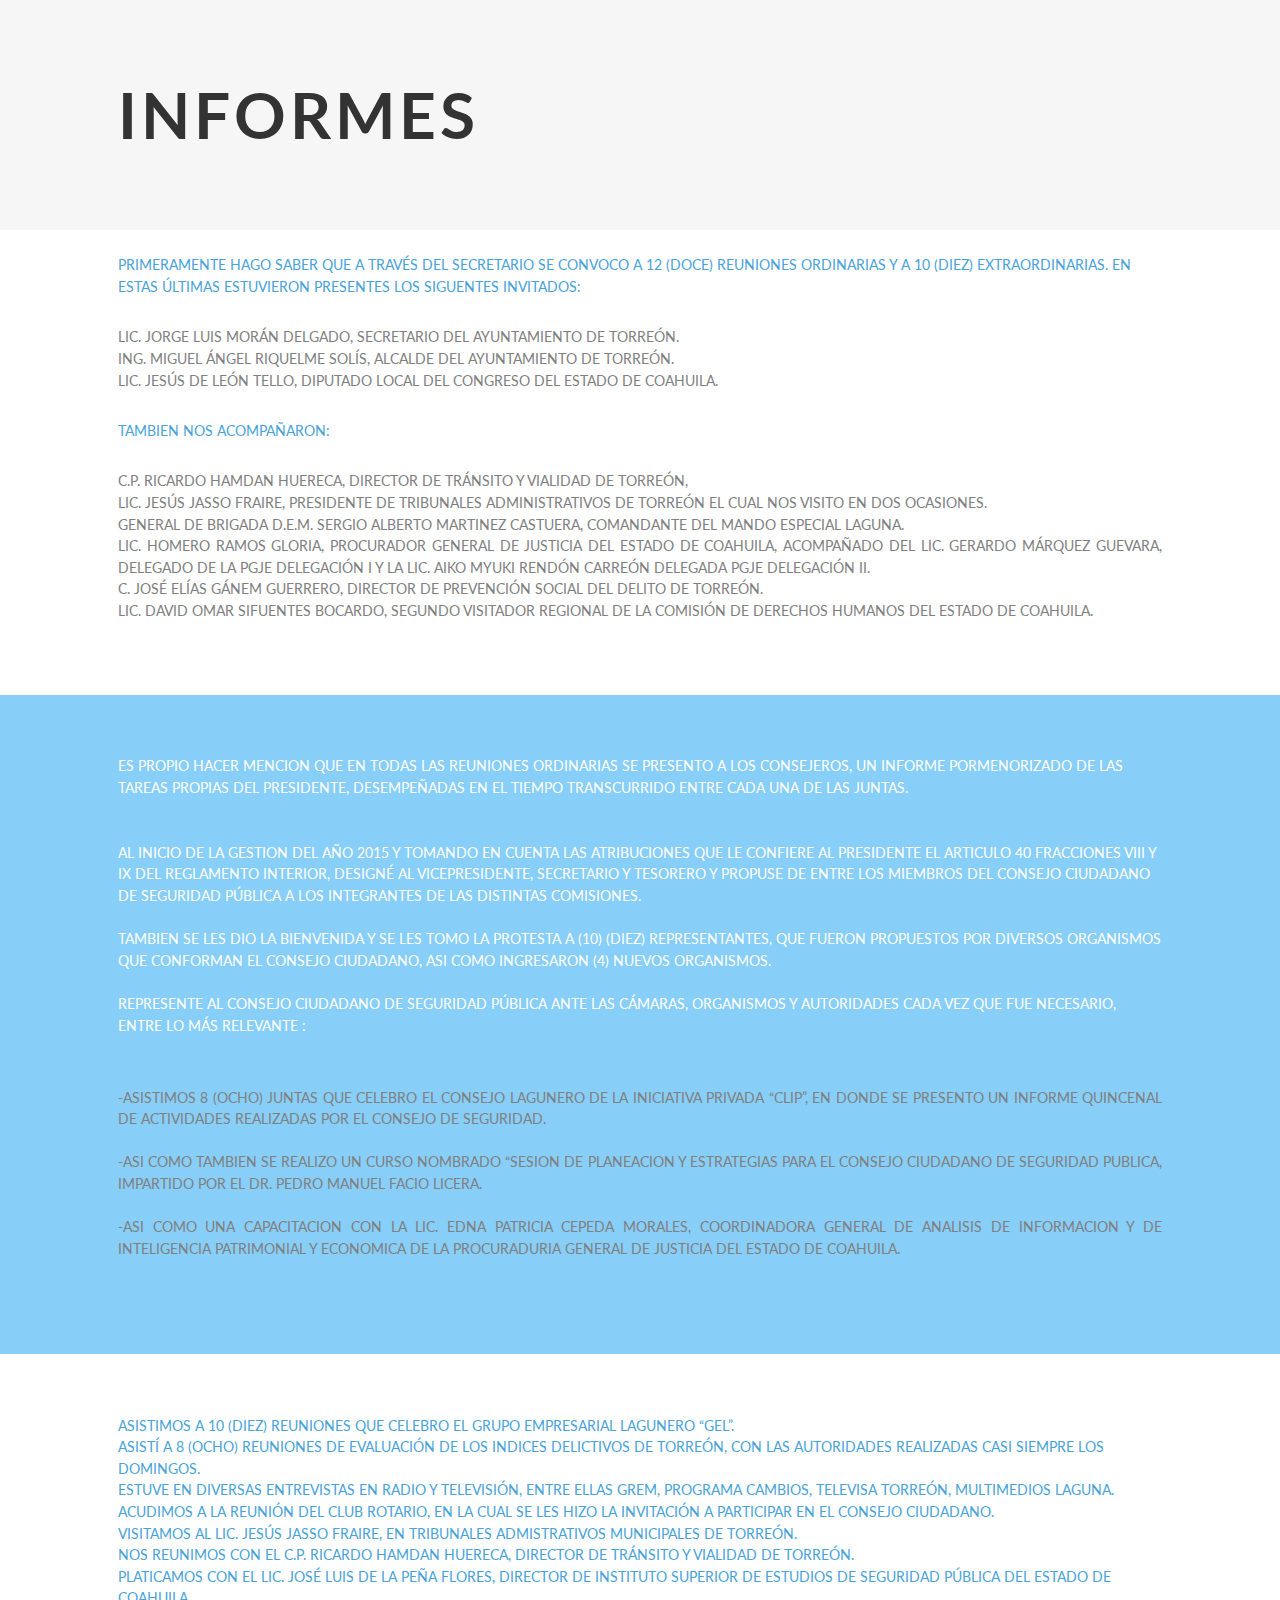
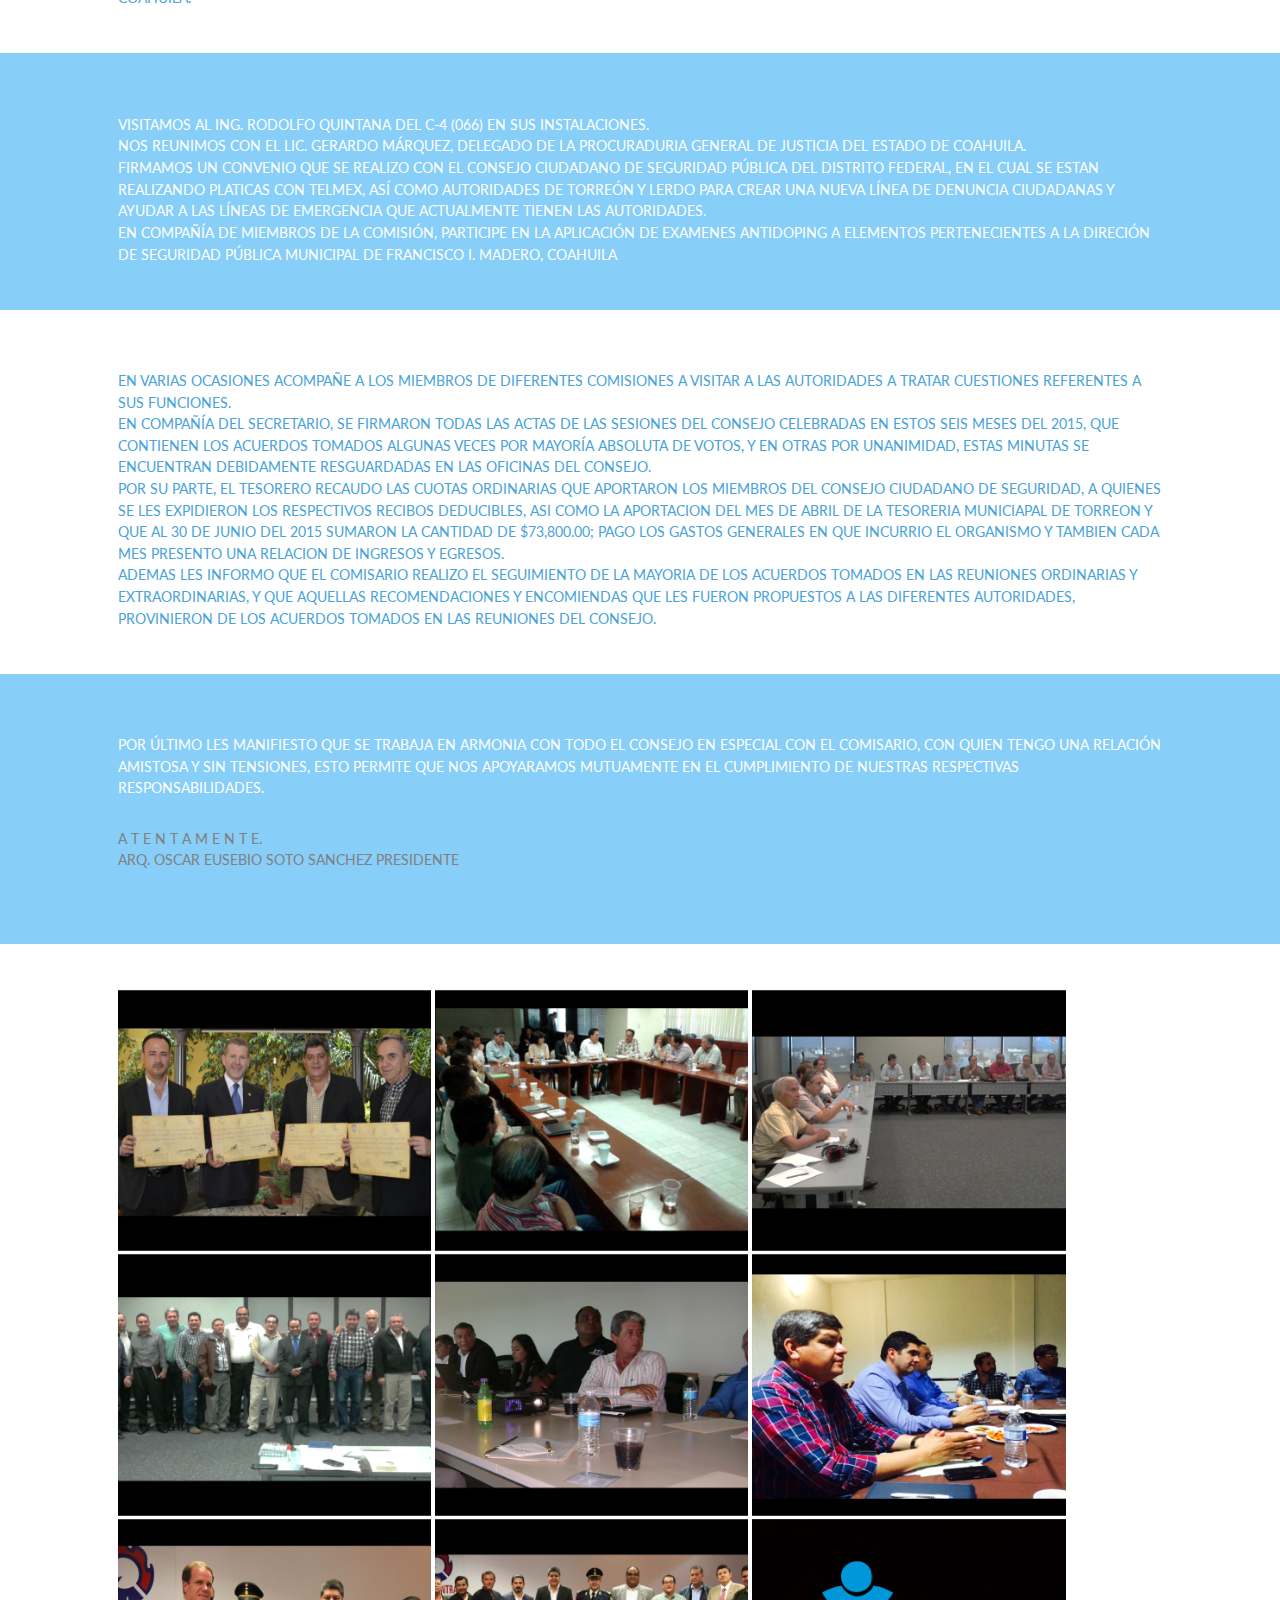
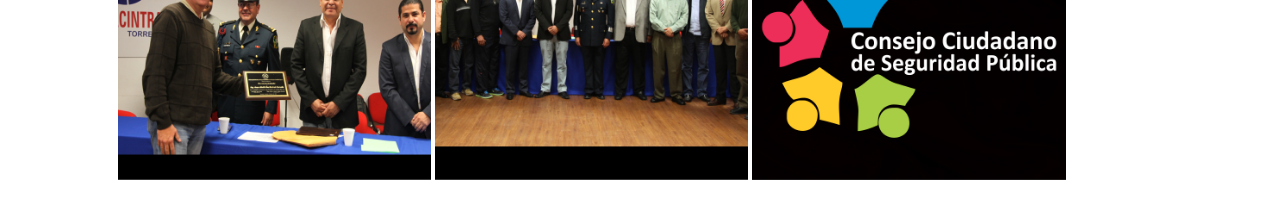
<file: informes.html>
<!DOCTYPE html>
<html lang="en" class="no-js">
	<head>
		<meta charset="UTF-8" />
		<meta http-equiv="X-UA-Compatible" content="IE=edge,chrome=1"> 
		<meta name="viewport" content="width=device-width, initial-scale=1.0"> 
		<title>Informes</title>
		<link rel="shortcut icon" href="../favicon.ico">
		<link href="css/default.css" rel="stylesheet">
		<link href="css/component.css" rel="stylesheet">
		<script src="js2/modernizr.custom.js"></script>
	
	</head>
	<body>
		<div class="container">

			<div class="cbp-af-header">

				<div class="cbp-af-inner">
				<!-- <img id="navLOGO" style="width:30%"src="_include/img/consejoLOGO.png"/> -->
					<h1>INFORMES</h1>

					
				</div>
			</div>
	
			<div class="main">
				<section>
					<div><p>PRIMERAMENTE HAGO SABER QUE A TRAVÉS DEL SECRETARIO SE CONVOCO A 12 (DOCE) REUNIONES ORDINARIAS Y A 10 (DIEZ) EXTRAORDINARIAS. EN ESTAS ÚLTIMAS ESTUVIERON PRESENTES LOS SIGUENTES INVITADOS:


					<p id="nombres">

 					LIC. JORGE LUIS MORÁN DELGADO, SECRETARIO DEL AYUNTAMIENTO DE TORREÓN. <br>

 				ING. MIGUEL ÁNGEL RIQUELME SOLÍS, ALCALDE DEL AYUNTAMIENTO DE TORREÓN. <br>

				LIC. JESÚS DE LEÓN TELLO, DIPUTADO LOCAL DEL CONGRESO DEL ESTADO DE COAHUILA.
				</p>

				<p id="extra">TAMBIEN NOS ACOMPAÑARON: </p>
				<p id="nombres">
					C.P. RICARDO HAMDAN HUERECA, DIRECTOR DE TRÁNSITO Y VIALIDAD DE TORREÓN, <br>

					LIC. JESÚS JASSO FRAIRE, PRESIDENTE DE TRIBUNALES ADMINISTRATIVOS DE TORREÓN EL CUAL NOS VISITO EN DOS OCASIONES. <br>

					GENERAL DE BRIGADA D.E.M. SERGIO ALBERTO MARTINEZ CASTUERA, COMANDANTE DEL MANDO ESPECIAL LAGUNA. <br>

					LIC. HOMERO RAMOS GLORIA, PROCURADOR GENERAL DE JUSTICIA DEL ESTADO DE COAHUILA, ACOMPAÑADO DEL LIC. GERARDO MÁRQUEZ GUEVARA, DELEGADO DE LA PGJE DELEGACIÓN I Y LA LIC. AIKO MYUKI RENDÓN CARREÓN DELEGADA PGJE DELEGACIÓN II. <br>

					C. JOSÉ ELÍAS GÁNEM GUERRERO, DIRECTOR DE PREVENCIÓN SOCIAL DEL DELITO DE TORREÓN. <br>

					LIC. DAVID OMAR SIFUENTES BOCARDO, SEGUNDO VISITADOR REGIONAL DE LA COMISIÓN DE DERECHOS HUMANOS DEL ESTADO DE COAHUILA.


				</p>
				</p></div>
				</section>
				<section>
					<div><p>ES PROPIO HACER MENCION QUE EN TODAS LAS REUNIONES ORDINARIAS SE PRESENTO A LOS CONSEJEROS, UN INFORME PORMENORIZADO DE LAS TAREAS PROPIAS DEL PRESIDENTE,  DESEMPEÑADAS  EN EL TIEMPO TRANSCURRIDO ENTRE CADA UNA DE LAS JUNTAS. <br><br><br>

					AL INICIO DE LA GESTION DEL AÑO 2015  Y TOMANDO EN CUENTA  LAS  ATRIBUCIONES QUE LE CONFIERE AL PRESIDENTE EL ARTICULO 40 FRACCIONES VIII Y IX DEL REGLAMENTO INTERIOR,  DESIGNÉ AL  VICEPRESIDENTE, SECRETARIO Y  TESORERO Y PROPUSE DE ENTRE LOS MIEMBROS DEL CONSEJO CIUDADANO DE SEGURIDAD PÚBLICA A LOS INTEGRANTES DE LAS DISTINTAS COMISIONES.  <br><br>

					TAMBIEN SE LES DIO LA BIENVENIDA Y SE LES TOMO LA PROTESTA  A  (10) (DIEZ) REPRESENTANTES, QUE FUERON PROPUESTOS POR  DIVERSOS ORGANISMOS QUE CONFORMAN EL CONSEJO CIUDADANO, ASI COMO INGRESARON (4) NUEVOS ORGANISMOS. <br><br>

					REPRESENTE AL CONSEJO CIUDADANO DE SEGURIDAD PÚBLICA ANTE LAS CÁMARAS, ORGANISMOS Y AUTORIDADES CADA VEZ QUE FUE NECESARIO, ENTRE LO MÁS RELEVANTE : <br><br>


					<p id="extraAzul">
					-ASISTIMOS  8 (OCHO)  JUNTAS QUE  CELEBRO EL CONSEJO LAGUNERO DE LA INICIATIVA PRIVADA  “CLIP”, EN DONDE SE PRESENTO UN INFORME QUINCENAL DE ACTIVIDADES REALIZADAS POR EL CONSEJO DE SEGURIDAD. <br><br>

					-ASI COMO TAMBIEN SE REALIZO UN CURSO NOMBRADO “SESION DE PLANEACION Y ESTRATEGIAS PARA EL CONSEJO CIUDADANO DE SEGURIDAD PUBLICA, IMPARTIDO POR EL DR. PEDRO MANUEL FACIO LICERA. <br><br>

					-ASI COMO UNA CAPACITACION CON LA LIC. EDNA PATRICIA CEPEDA MORALES, COORDINADORA GENERAL DE ANALISIS DE INFORMACION Y DE INTELIGENCIA PATRIMONIAL Y ECONOMICA DE LA PROCURADURIA GENERAL DE JUSTICIA DEL ESTADO DE COAHUILA. <br><br>

					</p>
				</p></div>
				</section>
				<section>
					<div><p>ASISTIMOS A 10 (DIEZ)  REUNIONES QUE CELEBRO EL GRUPO EMPRESARIAL LAGUNERO “GEL”. <br>

					ASISTÍ A 8 (OCHO) REUNIONES  DE EVALUACIÓN DE LOS INDICES DELICTIVOS DE TORREÓN, CON LAS AUTORIDADES REALIZADAS CASI SIEMPRE LOS DOMINGOS.  <br>

					ESTUVE EN DIVERSAS ENTREVISTAS EN RADIO Y TELEVISIÓN, ENTRE ELLAS GREM, PROGRAMA CAMBIOS, TELEVISA TORREÓN, MULTIMEDIOS LAGUNA.<br>

					ACUDIMOS A LA REUNIÓN DEL CLUB ROTARIO, EN LA CUAL SE LES HIZO LA INVITACIÓN A PARTICIPAR  EN EL CONSEJO CIUDADANO.<br>
					VISITAMOS AL LIC. JESÚS JASSO FRAIRE, EN TRIBUNALES ADMISTRATIVOS MUNICIPALES DE TORREÓN.<br>

					NOS REUNIMOS CON EL C.P. RICARDO HAMDAN HUERECA, DIRECTOR DE TRÁNSITO Y VIALIDAD DE TORREÓN.<br>

					PLATICAMOS CON EL LIC. JOSÉ LUIS DE LA PEÑA FLORES, DIRECTOR DE INSTITUTO SUPERIOR DE ESTUDIOS DE SEGURIDAD PÚBLICA DEL ESTADO DE COAHUILA. 
			</p></div>
			</section>
				<section>
					<div><p>VISITAMOS AL ING. RODOLFO QUINTANA DEL C-4 (066) EN SUS INSTALACIONES.<br>

					NOS REUNIMOS CON EL LIC. GERARDO MÁRQUEZ, DELEGADO DE LA PROCURADURIA GENERAL DE JUSTICIA DEL ESTADO DE COAHUILA. <br>

					FIRMAMOS UN CONVENIO QUE SE REALIZO CON EL CONSEJO CIUDADANO DE SEGURIDAD PÚBLICA DEL DISTRITO FEDERAL, EN EL CUAL SE ESTAN REALIZANDO PLATICAS CON TELMEX, ASÍ COMO AUTORIDADES DE TORREÓN Y LERDO PARA CREAR UNA NUEVA LÍNEA DE DENUNCIA CIUDADANAS Y AYUDAR A LAS LÍNEAS DE EMERGENCIA QUE ACTUALMENTE TIENEN LAS AUTORIDADES.<br>

					EN COMPAÑÍA DE  MIEMBROS DE LA COMISIÓN,  PARTICIPE EN LA APLICACIÓN DE EXAMENES ANTIDOPING A ELEMENTOS PERTENECIENTES A LA DIRECIÓN DE SEGURIDAD PÚBLICA MUNICIPAL DE FRANCISCO I. MADERO, COAHUILA <br>
				</p></div>
				</section>
				<section>
					<div><p>EN VARIAS OCASIONES ACOMPAÑE A LOS MIEMBROS DE DIFERENTES COMISIONES A VISITAR A LAS AUTORIDADES A TRATAR CUESTIONES REFERENTES A SUS FUNCIONES. <br>

					EN COMPAÑÍA DEL SECRETARIO, SE FIRMARON TODAS LAS ACTAS DE LAS SESIONES DEL CONSEJO CELEBRADAS EN ESTOS SEIS MESES DEL 2015,  QUE CONTIENEN LOS ACUERDOS TOMADOS ALGUNAS VECES POR MAYORÍA ABSOLUTA DE VOTOS, Y EN OTRAS POR UNANIMIDAD, ESTAS MINUTAS SE ENCUENTRAN DEBIDAMENTE RESGUARDADAS EN LAS OFICINAS DEL CONSEJO.<br>

					POR SU PARTE,  EL TESORERO RECAUDO LAS CUOTAS ORDINARIAS QUE APORTARON LOS MIEMBROS DEL CONSEJO CIUDADANO DE SEGURIDAD,  A QUIENES SE  LES EXPIDIERON  LOS RESPECTIVOS RECIBOS DEDUCIBLES, ASI COMO LA APORTACION DEL MES DE ABRIL DE LA TESORERIA MUNICIAPAL DE TORREON  Y QUE AL 30 DE JUNIO DEL 2015 SUMARON LA CANTIDAD  DE $73,800.00;  PAGO  LOS GASTOS GENERALES EN QUE INCURRIO EL ORGANISMO Y TAMBIEN CADA MES PRESENTO UNA RELACION DE INGRESOS Y EGRESOS.<br>

					ADEMAS LES INFORMO QUE EL COMISARIO REALIZO EL SEGUIMIENTO DE LA MAYORIA DE LOS ACUERDOS TOMADOS EN LAS REUNIONES ORDINARIAS Y EXTRAORDINARIAS, Y QUE AQUELLAS RECOMENDACIONES Y ENCOMIENDAS QUE LES FUERON PROPUESTOS A LAS DIFERENTES AUTORIDADES, PROVINIERON DE LOS ACUERDOS TOMADOS EN LAS REUNIONES DEL CONSEJO.<br>
					</p></div>
				</section>
				<section>
					<div><p>
				POR ÚLTIMO LES MANIFIESTO QUE SE TRABAJA EN ARMONIA CON TODO EL CONSEJO EN ESPECIAL CON EL COMISARIO, CON QUIEN  TENGO UNA RELACIÓN AMISTOSA Y SIN TENSIONES, ESTO PERMITE QUE NOS APOYARAMOS  MUTUAMENTE EN EL CUMPLIMIENTO DE NUESTRAS RESPECTIVAS RESPONSABILIDADES. <br>

				<p id="nombres"> 
				A T E N T A M E N T E. <br>
				ARQ. OSCAR EUSEBIO SOTO SANCHEZ 
				PRESIDENTE    
				</p>         
				</p></div>
				</section>


				<section>
					<div>
						<img id="fotos" src="img/informes1.png"/> 
						<img id="fotos" src="img/informes2.png"/>
						<img id="fotos" src="img/informes3.png"/> 
						<img id="fotos" src="img/informes4.png"/> 
						<img id="fotos" src="img/informes5.png"/> 
						<img id="fotos" src="img/informes6.png"/> 
						<img id="fotos" src="img/informes7.png"/> 
						<img id="fotos" src="img/informes8.png"/> 
						<img id="fotos" src="img/cocise.png"/> 
						 




					</div>
				</section>


				<!-- <section>
					<div><p>90's banh mi small batch helvetica authentic, vegan wayfarers vinyl meh hashtag. Pickled Tonx keffiyeh flannel gastropub, locavore salvia art party literally try-hard blog. High Life seitan banh mi Neutra, leggings swag you probably haven't heard of them pug bicycle rights pour-over retro fixie wayfarers Echo Park. Tofu vinyl pork belly, seitan kale chips bitters fingerstache put a bird on it butcher church-key occupy aesthetic DIY yr. Banjo dreamcatcher tumblr, actually Carles typewriter roof party. Pug thundercats DIY, 90's chambray gastropub actually intelligentsia Williamsburg Carles disrupt shabby chic. Butcher Schlitz fanny pack 8-bit, fingerstache occupy hoodie pug intelligentsia Carles letterpress umami organic irony.</p></div>
				</section>
				<section>
					<div><p>Food truck fap next level Odd Future sartorial craft beer selvage 90's. Asymmetrical Schlitz hoodie street art jean shorts squid. Locavore street art retro skateboard banjo, post-ironic small batch keffiyeh yr +1. Selfies cardigan sriracha Terry Richardson. Godard brunch kale chips, bespoke photo booth retro Bushwick deep v farm-to-table polaroid Williamsburg. Kogi biodiesel vinyl next level intelligentsia. Skateboard Carles viral, Godard helvetica PBR butcher.</p></div>
				</section> -->
			</div>
		</div>
		<!-- classie.js by @desandro: https://github.com/desandro/classie -->
		<script src="js2/classie.js"></script>
		<script src="js2/cbpAnimatedHeader.min.js"></script>
	</body>
</html>
</file>
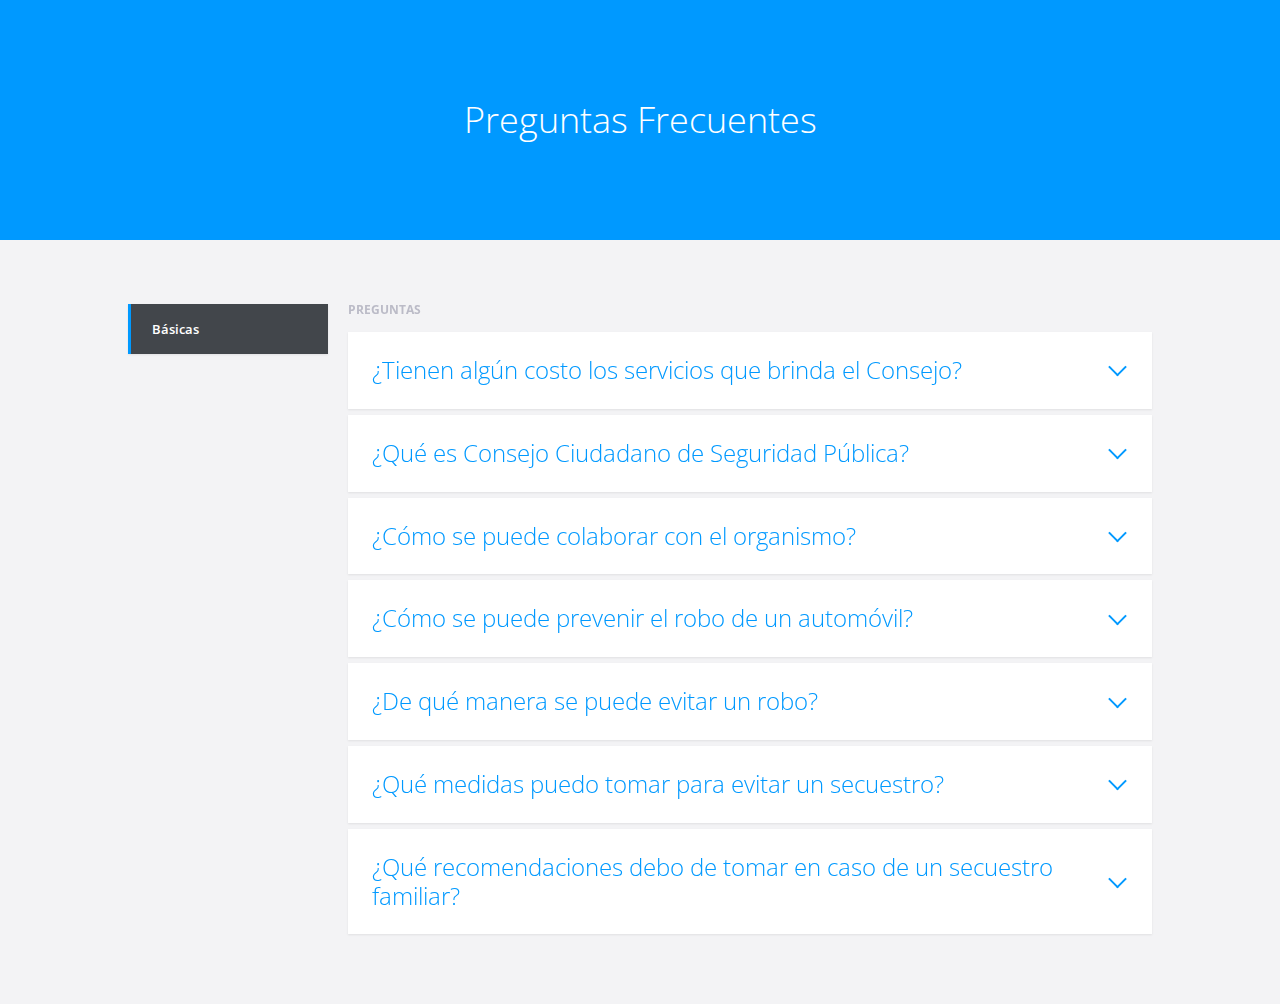
<file: preguntas.html>
<!doctype html>
<html lang="en" class="no-js">
<head>
	<meta charset="UTF-8">
	<meta name="viewport" content="width=device-width, initial-scale=1">

	<link href='http://fonts.googleapis.com/css?family=Open+Sans:400,300,600,700' rel='stylesheet' type='text/css'>

	<link rel="stylesheet" href="css/reset2.css"> <!-- CSS reset -->
	<link rel="stylesheet" href="css/style2.css"> <!-- Resource style -->
	<script src="js2/modernizr2.js"></script> <!-- Modernizr -->
	<title>Preguntas Frecuentes</title>
</head>
<body>
<header>
	<h1>Preguntas Frecuentes</h1>
</header>
<section class="cd-faq">
	<ul class="cd-faq-categories">
		<li><a class="selected" href="#basics">Básicas</a></li>
		<!-- <li><a href="#mobile">Mobile</a></li>
		<li><a href="#account">Account</a></li>
		<li><a href="#payments">Payments</a></li>
		<li><a href="#privacy">Privacy</a></li>
		<li><a href="#delivery">Delivery</a></li> -->
	</ul> <!-- cd-faq-categories -->

	<div class="cd-faq-items">
		<ul id="basics" class="cd-faq-group">
			<li class="cd-faq-title"><h2>Preguntas</h2></li>
			<li>
				<a class="cd-faq-trigger" href="#0">¿Tienen algún costo los servicios que brinda el Consejo?</a>
				<div class="cd-faq-content">
					<p>Todos los servicios que brinda el Consejo, son completamente gratuitos, nos preocupa el bienestar de la sociedad y el que se mantengan informados de los acontecimientos dentro de la ciudad.</p>
				</div> <!-- cd-faq-content -->
			</li>

			<li>
				<a class="cd-faq-trigger" href="#0">¿Qué es Consejo Ciudadano de Seguridad Pública?</a>
				<div class="cd-faq-content">
					<p>Somos un organismo de la sociedad civil, creado con el fin de trabajar a favor de una  cultura de la corresponsabilidad y la denuncia.</p>
				</div> <!-- cd-faq-content -->
			</li>

			<li>
				<a class="cd-faq-trigger" href="#0">¿Cómo se puede colaborar con el organismo?</a>
				<div class="cd-faq-content">
					<p>La mejor manera es realizando tu denuncia, marcando al *5533 y nosotros nos encargamos de lo demás. Contarnos lo que ocurre, correr la voz entre los familiares, amigos y compañeros.</p>
				</div> <!-- cd-faq-content -->
			</li>

			<li>
				<a class="cd-faq-trigger" href="#0">¿Cómo se puede prevenir el robo de un automóvil?</a>
				<div class="cd-faq-content">
					<p>Ten vehículos normales y poco llamativos.<br>
						Si te es posible contrata un GPS.<br>
						Contrata un seguro.<br>
						Carga en llaveros separados las llaves de casa y de tu coche.<br>
						Permanece alerta, evita leer el periódico o hablar por celular, no te distraigas; revisa ocasionalmente que no te sigan.<br>
						Utiliza diferentes rutas y horarios al viajar a lugares frecuentados.<br>
						Cerciórate que los seguros de las puertas estén puestos y las ventanillas arriba.<br>
						Utiliza avenidas amplias y circula siempre por los carriles centrales y a una distancia de al menos 2 segundos del vehículo que te precede a fin de que pueda maniobrar libremente y no te quedes atorado.</p>
				</div> <!-- cd-faq-content -->
			</li>


			<li>
				<a class="cd-faq-trigger" href="#0">¿De qué manera se puede evitar un robo?</a>
				<div class="cd-faq-content">
					<p>No distraerte con el celular cuando estás en el auto. <br>

					De preferencia lleva los vidrios del auto cerrados, puedes utilizar el aire acondicionado, o bien, ábrelos sólo un poco.<br>

					Mantente alerta en todo momento del espejo retrovisor y de los espejos laterales.<br>

					Si identificas a un motociclista o a un transeúnte acercarse de manera sospechosa a tu auto, llama la atención de alguna forma para distraerlos, usa el claxon o muévete del lugar.<br>

					Deja una distancia prudente con el automóvil de adelante por si necesitas hacer un movimiento rápido.<br>

					Guarda tus bolsas o mochilas en la cajuela, pues muchas veces, eso es lo que llama la atención.<br>

					Trata de no usar relojes o pulseras de manera llamativa.
				</p>
				</div> <!-- cd-faq-content -->
			</li>

			<li>
				<a class="cd-faq-trigger" href="#0">¿Qué medidas puedo tomar para evitar un secuestro?</a>
				<div class="cd-faq-content">
					<p>En primer lugar, el miedo de ser secuestrado no debe convertirse en una obsesión. No debemos pensar que nos va a pasar, pero siempre es útil seguir las siguientes recomendaciones:<br>

					Estar siempre alerta y ser desconfiado (a). No ignores circunstancias extrañas e inusuales. Investígalas y repórtalas.<br>
					Trata de no establecer rutinas. Cambia de rutas y de horarios en la medida de lo posible.<br>
					Asegúrate de que puedas tener manera de comunicarte en caso de alguna emergencia.<br>
					De ser el caso, debes tener control de tus empleados domésticos y de oficina.<br>
					Evita que se conozca tu liquidez y capacidad financiera.<br>
					No comentes en lugares públicos ni con gente extraña asuntos personales y económicos, ya que estos pueden ser los futuros informadores.
					</p>
				</div> <!-- cd-faq-content -->
			</li>

			<li>
				<a class="cd-faq-trigger" href="#0">¿Qué recomendaciones debo de tomar en caso de un secuestro familiar?</a>
				<div class="cd-faq-content">
					<p>Conserva la calma.<br>
					Mantén total discreción.<br>
					Limita tus contactos telefónicos para evitar fugas de información.<br>
					No emprendas investigación alguna en forma personal.<br>
					No te dejes influir por rumores.<br>
					Desconfía de negociadores privados.
					</p>
				</div> <!-- cd-faq-content -->
			</li>
		</ul> <!-- cd-faq-group -->
	</div> <!-- cd-faq-items -->
	<!-- <a href="#0" class="cd-close-panel">Close</a> -->
</section> <!-- cd-faq -->
<script src="js2/jquery-2.1.12.js"></script>
<script src="js2/jquery.mobile.custom.min2.js"></script>
<script src="js2/main2.js"></script> <!-- Resource jQuery -->
</body>
</html>
</file>
<file: css/default.css>
/* General Blueprint Style */
@import url(http://fonts.googleapis.com/css?family=Lato:300,400,700);
@font-face {
	font-family: 'bpicons';
	src:url('../fonts/bpicons/bpicons.eot');
	src:url('../fonts/bpicons/bpicons.eot?#iefix') format('embedded-opentype'),
		url('../fonts/bpicons/bpicons.woff') format('woff'),
		url('../fonts/bpicons/bpicons.ttf') format('truetype'),
		url('../fonts/bpicons/bpicons.svg#bpicons') format('svg');
	font-weight: normal;
	font-style: normal;
} /* Made with http://icomoon.io/ */

*, *:after, *:before { -webkit-box-sizing: border-box; -moz-box-sizing: border-box; box-sizing: border-box; }
body, html { font-size: 100%; padding: 0; margin: 0;}

/* Clearfix hack by Nicolas Gallagher: http://nicolasgallagher.com/micro-clearfix-hack/ */
.clearfix:before, .clearfix:after { content: " "; display: table; }
.clearfix:after { clear: both; }

#nombres {
	color:gray;
	text-align:justify;
}
#extra {
	margin: 0;
	padding: 1em 0;
	font-size: 0.9em;
	line-height: 1.5;
	text-align: justify;
}
#extraAzul {
	margin: 0;
	padding: 1em 0;
	font-size: 0.9em;
	line-height: 1.5;
	color:gray;
	text-align:justify;
}

#fotos {
	width: 30%;
}

body {
    font-family: 'Lato', Calibri, Arial, sans-serif;
    color: #47a3da;
}

a {
	color: #f0f0f0;
	text-decoration: none;
}

a:hover {
	color: #000;
}

.container {
	position: relative;
	margin-top: 15em;
}

.container > header,
.main section > div {
	width: 90%;
	max-width: 69em;
	margin: 0 auto;
	padding: 2.875em 1.875em 1.875em;

}

.container > header h1 {
	font-size: 2.125em;
	line-height: 1.3;
	margin: 0 0 0.6em 0;
	float: right;
	font-weight: 400;
}



.container > header > span {
	display: block;
	position: relative;
	z-index: 9999;
	font-weight: 700;
	text-transform: uppercase;
	letter-spacing: 0.5em;
	padding: 0 0 0.6em 0.1em;
}

.container > header > span span:after {
	width: 30px;
	height: 30px;
	left: -12px;
	font-size: 50%;
	top: -8px;
	font-size: 75%;
	position: relative;
}

.container > header > span span:hover:before {
	content: attr(data-content);
	text-transform: none;
	text-indent: 0;
	letter-spacing: 0;
	font-weight: 300;
	font-size: 110%;
	padding: 0.8em 1em;
	line-height: 1.2;
	text-align: left;
	left: auto;
	margin-left: 4px;
	position: absolute;
	color: #fff;
	background: #47a3da;
}

.container > header nav {
	float: right;
	text-align: center;
}

.container > header nav a {
	display: inline-block;
	position: relative;
	text-align: left;
	width: 2.5em;
	height: 2.5em;
	background: #fff;
	border-radius: 50%;
	margin: 0 0.1em;
	border: 4px solid #47a3da;
}

.container > header nav a > span {
	display: none;
}

.container > header nav a:hover:before {
	content: attr(data-info);
	color: #47a3da;
	position: absolute;
	width: 600%;
	top: 120%;
	text-align: right;
	right: 0;
	pointer-events: none;
}

.container > header nav a:hover {
	background: #47a3da;
}

.bp-icon:after {
	font-family: 'bpicons';
	speak: none;
	font-style: normal;
	font-weight: normal;
	font-variant: normal;
	text-transform: none;
	text-align: center;
	color: #47a3da;
	-webkit-font-smoothing: antialiased;
}

.container > header nav .bp-icon:after {
	position: absolute;
	top: 0;
	left: 0;
	width: 100%;
	height: 100%;
	line-height: 2;
	text-indent: 0;
}

.container > header nav a:hover:after {
	color: #fff;
}

.bp-icon-next:after {
	content: "\e000";
}
.bp-icon-drop:after {
	content: "\e001";
}
.bp-icon-archive:after {
	content: "\e002";
}
.bp-icon-about:after {
	content: "\e003";
}
.bp-icon-prev:after {
	content: "\e004";
}

.main > section:nth-child(even) {
	background: #87cef8;
	color: #fff;
}

.main section:first-child > div {
	padding-top: 0em;
}

.main section p {
	margin: 0;
	padding: 1em 0;
	font-size: 0.9em;
	line-height: 1.5;
}

@media screen and (max-width: 55em) {

	.container > header h1,
	.container > header nav {
		float: none;
	}

	.container > header > span,
	.container > header h1 {
		text-align: right;
	}

	.container > header nav {
		margin: 0 auto;
	}

	.container > header > span {
		text-indent: 30px;
	}

	.main section p {
		padding: 2em 5%;
		font-size: 1.4em;
		text-align:justify;
	}
}
</file>
<file: css/component.css>
.cbp-af-header {
	position: fixed;
	top: 0;
	left: 0;
	width: 100%;
	background: #f6f6f6;
	z-index: 10000;
	height: 230px;
	overflow: hidden;
	-webkit-transition: height 0.3s;
	-moz-transition: height 0.3s;
	transition: height 0.3s;
}

.cbp-af-header .cbp-af-inner {
	width: 90%;
	max-width: 69em;
	margin: 0 auto;
	padding: 0 1.875em;
}

.cbp-af-header h1,
.cbp-af-header nav {
	display: inline-block;
	position: relative;
}

 /* We just have one-lined elements, so we'll center the elements with the line-height set to the height of the header */
.cbp-af-header h1,
.cbp-af-header nav a {
	line-height: 230px;
}

.cbp-af-header h1 {
	text-transform: uppercase;
	color: #333;
	letter-spacing: 4px;
	font-size: 4em;
	margin: 0;
	float: left;
}

.cbp-af-header nav {
	float: right;
}

.cbp-af-header nav a {
	color: #aaa;
	font-weight: 700;
	margin: 0 0 0 20px;
	font-size: 1.4em;
}

.cbp-af-header nav a:hover {
	color: #333;
}

/* Transitions and class for reduced height */
.cbp-af-header h1,
.cbp-af-header nav a {
	-webkit-transition: all 0.3s;
	-moz-transition: all 0.3s;
	transition: all 0.3s;
}

.cbp-af-header.cbp-af-header-shrink {
	height: 90px;
}

.cbp-af-header.cbp-af-header-shrink h1,
.cbp-af-header.cbp-af-header-shrink nav a {
	line-height: 90px;
}

.cbp-af-header.cbp-af-header-shrink h1 {
	font-size: 2em;
}

/* Example Media Queries */
@media screen and (max-width: 55em) {
	
	.cbp-af-header .cbp-af-inner {
		width: 100%;
	}

	.cbp-af-header h1,
	.cbp-af-header nav {
		display: block;
		margin: 0 auto;
		text-align: center;
		float: none;
	}

	.cbp-af-header h1,
	.cbp-af-header nav a {
		line-height: 115px;
	}

	.cbp-af-header nav a {
		margin: 0 10px;
	}

	.cbp-af-header.cbp-af-header-shrink h1,
	.cbp-af-header.cbp-af-header-shrink nav a {
		line-height: 45px;
	}

	.cbp-af-header.cbp-af-header-shrink h1 {
		font-size: 2em;
	}

	.cbp-af-header.cbp-af-header-shrink nav a {
		font-size: 1em;
	}
}

@media screen and (max-width: 32.25em) {
	.cbp-af-header nav a {
		font-size: 1em;
	}
}

@media screen and (max-width: 24em) {
	.cbp-af-header nav a,
	.cbp-af-header.cbp-af-header-shrink nav a {
		line-height: 1;
	}
}
</file>
<file: css/style2.css>
/* -------------------------------- 

Primary style

-------------------------------- */
*, *::after, *::before {
  -webkit-box-sizing: border-box;
  -moz-box-sizing: border-box;
  box-sizing: border-box;
}

*::after, *::before {
  content: '';
}

body {
  font-size: 100%;
  font-family: "Open Sans", sans-serif;
  color: #4e5359;
  background-color: #f3f3f5;
}
body::after {
  /* overlay layer visible on small devices when the right panel slides in */
  position: fixed;
  top: 0;
  left: 0;
  width: 100%;
  height: 100%;
  background-color: rgba(78, 83, 89, 0.8);
  visibility: hidden;
  opacity: 0;
  -webkit-transition: opacity .3s 0s, visibility 0s .3s;
  -moz-transition: opacity .3s 0s, visibility 0s .3s;
  transition: opacity .3s 0s, visibility 0s .3s;
}
body.cd-overlay::after {
  visibility: visible;
  opacity: 1;
  -webkit-transition: opacity .3s 0s, visibility 0s 0s;
  -moz-transition: opacity .3s 0s, visibility 0s 0s;
  transition: opacity .3s 0s, visibility 0s 0s;
}
@media only screen and (min-width: 768px) {
  body::after {
    display: none;
  }
}

a {
  color: #0099ff;
  text-decoration: none;
}

/* -------------------------------- 

Main components 

-------------------------------- */
header {
  position: relative;
  height: 180px;
  line-height: 180px;
  text-align: center;
  background-color: #0099ff;
}


header h1 {
  color: #ffffff;
  -webkit-font-smoothing: antialiased;
  -moz-osx-font-smoothing: grayscale;
  font-size: 20px;
  font-size: 1.25rem;
}
@media only screen and (min-width: 1024px) {
  header {
    height: 240px;
    line-height: 240px;
  }
  header h1 {
    font-size: 36px;
    font-size: 2.25rem;
    font-weight: 300;
  }
}

.cd-faq {
  width: 90%;
  max-width: 1024px;
  margin: 2em auto;
  box-shadow: 0 1px 5px rgba(0, 0, 0, 0.1);
}
.cd-faq:after {
  content: "";
  display: table;
  clear: both;
}
@media only screen and (min-width: 768px) {
  .cd-faq {
    position: relative;
    margin: 4em auto;
    box-shadow: none;
  }
}

.cd-faq-categories a {
  position: relative;
  display: block;
  overflow: hidden;
  height: 50px;
  line-height: 50px;
  padding: 0 28px 0 16px;
  background-color: #0099ff;
  -webkit-font-smoothing: antialiased;
  -moz-osx-font-smoothing: grayscale;
  color: #ffffff;
  white-space: nowrap;
  border-bottom: 1px solid #555b61;
  text-overflow: ellipsis;
}
.cd-faq-categories a::before, .cd-faq-categories a::after {
  /* plus icon on the right */
  position: absolute;
  top: 50%;
  right: 16px;
  display: inline-block;
  height: 1px;
  width: 10px;
  background-color: #0099ff;
}
.cd-faq-categories a::after {
  -webkit-transform: rotate(90deg);
  -moz-transform: rotate(90deg);
  -ms-transform: rotate(90deg);
  -o-transform: rotate(90deg);
  transform: rotate(90deg);
}
.cd-faq-categories li:last-child a {
  border-bottom: none;
}
@media only screen and (min-width: 768px) {
  .cd-faq-categories {
    width: 20%;
    float: left;
    box-shadow: 0 1px 2px rgba(0, 0, 0, 0.08);
  }
  .cd-faq-categories a {
    font-size: 13px;
    font-size: 0.8125rem;
    font-weight: 600;
    padding-left: 24px;
    padding: 0 24px;
    -webkit-transition: background 0.2s, padding 0.2s;
    -moz-transition: background 0.2s, padding 0.2s;
    transition: background 0.2s, padding 0.2s;
  }
  .cd-faq-categories a::before, .cd-faq-categories a::after {
    display: none;
  }
  .no-touch .cd-faq-categories a:hover {
    background: #0099ff;
  }
  .no-js .cd-faq-categories {
    width: 100%;
    margin-bottom: 2em;
  }
}
@media only screen and (min-width: 1024px) {
  .cd-faq-categories {
    position: absolute;
    top: 0;
    left: 0;
    width: 200px;
    z-index: 2;
  }
  .cd-faq-categories a::before {
    /* decorative rectangle on the left visible for the selected item */
    display: block;
    top: 0;
    right: auto;
    left: 0;
    height: 100%;
    width: 3px;
    background-color: #0099ff;
    opacity: 0;
    -webkit-transition: opacity 0.2s;
    -moz-transition: opacity 0.2s;
    transition: opacity 0.2s;
  }
  .cd-faq-categories .selected {
    background: #42464b !important;
  }
  .cd-faq-categories .selected::before {
    opacity: 1;
  }
  .cd-faq-categories.is-fixed {
    /* top and left value assigned in jQuery */
    position: fixed;
  }
  .no-js .cd-faq-categories {
    position: relative;
  }
}

.cd-faq-items {
  position: fixed;
  height: 100%;
  width: 90%;
  top: 0;
  right: 0;
  background: #ffffff;
  padding: 0 5% 1em;
  overflow: auto;
  -webkit-overflow-scrolling: touch;
  z-index: 1;
  -webkit-backface-visibility: hidden;
  backface-visibility: hidden;
  -webkit-transform: translateZ(0) translateX(100%);
  -moz-transform: translateZ(0) translateX(100%);
  -ms-transform: translateZ(0) translateX(100%);
  -o-transform: translateZ(0) translateX(100%);
  transform: translateZ(0) translateX(100%);
  -webkit-transition: -webkit-transform .3s;
  -moz-transition: -moz-transform .3s;
  transition: transform .3s;
}
.cd-faq-items.slide-in {
  -webkit-transform: translateZ(0) translateX(0%);
  -moz-transform: translateZ(0) translateX(0%);
  -ms-transform: translateZ(0) translateX(0%);
  -o-transform: translateZ(0) translateX(0%);
  transform: translateZ(0) translateX(0%);
}
.no-js .cd-faq-items {
  position: static;
  height: auto;
  width: 100%;
  -webkit-transform: translateX(0);
  -moz-transform: translateX(0);
  -ms-transform: translateX(0);
  -o-transform: translateX(0);
  transform: translateX(0);
}
@media only screen and (min-width: 768px) {
  .cd-faq-items {
    position: static;
    height: auto;
    width: 78%;
    float: right;
    overflow: visible;
    -webkit-transform: translateZ(0) translateX(0);
    -moz-transform: translateZ(0) translateX(0);
    -ms-transform: translateZ(0) translateX(0);
    -o-transform: translateZ(0) translateX(0);
    transform: translateZ(0) translateX(0);
    padding: 0;
    background: transparent;
  }
}
@media only screen and (min-width: 1024px) {
  .cd-faq-items {
    float: none;
    width: 100%;
    padding-left: 220px;
  }
  .no-js .cd-faq-items {
    padding-left: 0;
  }
}

.cd-close-panel {
  position: fixed;
  top: 5px;
  right: -100%;
  display: block;
  height: 40px;
  width: 40px;
  overflow: hidden;
  text-indent: 100%;
  white-space: nowrap;
  z-index: 2;
  /* Force Hardware Acceleration in WebKit */
  -webkit-transform: translateZ(0);
  -moz-transform: translateZ(0);
  -ms-transform: translateZ(0);
  -o-transform: translateZ(0);
  transform: translateZ(0);
  -webkit-backface-visibility: hidden;
  backface-visibility: hidden;
  -webkit-transition: right 0.4s;
  -moz-transition: right 0.4s;
  transition: right 0.4s;
}
.cd-close-panel::before, .cd-close-panel::after {
  /* close icon in CSS */
  position: absolute;
  top: 16px;
  left: 12px;
  display: inline-block;
  height: 3px;
  width: 18px;
  background: #6c7d8e;
}
.cd-close-panel::before {
  -webkit-transform: rotate(45deg);
  -moz-transform: rotate(45deg);
  -ms-transform: rotate(45deg);
  -o-transform: rotate(45deg);
  transform: rotate(45deg);
}
.cd-close-panel::after {
  -webkit-transform: rotate(-45deg);
  -moz-transform: rotate(-45deg);
  -ms-transform: rotate(-45deg);
  -o-transform: rotate(-45deg);
  transform: rotate(-45deg);
}
.cd-close-panel.move-left {
  right: 2%;
}
@media only screen and (min-width: 768px) {
  .cd-close-panel {
    display: none;
  }
}

.cd-faq-group {
  /* hide group not selected */
  display: none;
}
.cd-faq-group.selected {
  display: block;
}
.cd-faq-group .cd-faq-title {
  background: transparent;
  box-shadow: none;
  margin: 1em 0;
}
.no-touch .cd-faq-group .cd-faq-title:hover {
  box-shadow: none;
}
.cd-faq-group .cd-faq-title h2 {
  text-transform: uppercase;
  font-size: 12px;
  font-size: 0.75rem;
  font-weight: 700;
  color: #bbbbc7;
}
.no-js .cd-faq-group {
  display: block;
}
@media only screen and (min-width: 768px) {
  .cd-faq-group {
    /* all groups visible */
    display: block;
  }
  .cd-faq-group > li {
    background: #ffffff;
    margin-bottom: 6px;
    box-shadow: 0 1px 2px rgba(0, 0, 0, 0.08);
    -webkit-transition: box-shadow 0.2s;
    -moz-transition: box-shadow 0.2s;
    transition: box-shadow 0.2s;
  }
  .no-touch .cd-faq-group > li:hover {
    box-shadow: 0 1px 10px rgba(108, 125, 142, 0.3);
  }
  .cd-faq-group .cd-faq-title {
    margin: 2em 0 1em;
  }
  .cd-faq-group:first-child .cd-faq-title {
    margin-top: 0;
  }
}

.cd-faq-trigger {
  position: relative;
  display: block;
  margin: 1.6em 0 .4em;
  line-height: 1.2;
}
@media only screen and (min-width: 768px) {
  .cd-faq-trigger {
    font-size: 24px;
    font-size: 1.5rem;
    font-weight: 300;
    margin: 0;
    padding: 24px 72px 24px 24px;
  }
  .cd-faq-trigger::before, .cd-faq-trigger::after {
    /* arrow icon on the right */
    position: absolute;
    right: 24px;
    top: 50%;
    height: 2px;
    width: 13px;
    background: #0099ff;
    -webkit-backface-visibility: hidden;
    backface-visibility: hidden;
    -webkit-transition-property: -webkit-transform;
    -moz-transition-property: -moz-transform;
    transition-property: transform;
    -webkit-transition-duration: 0.2s;
    -moz-transition-duration: 0.2s;
    transition-duration: 0.2s;
  }
  .cd-faq-trigger::before {
    -webkit-transform: rotate(45deg);
    -moz-transform: rotate(45deg);
    -ms-transform: rotate(45deg);
    -o-transform: rotate(45deg);
    transform: rotate(45deg);
    right: 32px;
  }
  .cd-faq-trigger::after {
    -webkit-transform: rotate(-45deg);
    -moz-transform: rotate(-45deg);
    -ms-transform: rotate(-45deg);
    -o-transform: rotate(-45deg);
    transform: rotate(-45deg);
  }
  .content-visible .cd-faq-trigger::before {
    -webkit-transform: rotate(-45deg);
    -moz-transform: rotate(-45deg);
    -ms-transform: rotate(-45deg);
    -o-transform: rotate(-45deg);
    transform: rotate(-45deg);
  }
  .content-visible .cd-faq-trigger::after {
    -webkit-transform: rotate(45deg);
    -moz-transform: rotate(45deg);
    -ms-transform: rotate(45deg);
    -o-transform: rotate(45deg);
    transform: rotate(45deg);
  }
}

.cd-faq-content p {
  font-size: 14px;
  font-size: 0.875rem;
  line-height: 1.4;
  color: #6c7d8e;
}
@media only screen and (min-width: 768px) {
  .cd-faq-content {
    display: none;
    padding: 0 24px 30px;
  }
  .cd-faq-content p {
    line-height: 1.6;
  }
  .no-js .cd-faq-content {
    display: block;
  }
}
</file>
<file: css/reset2.css>
/* http://meyerweb.com/eric/tools/css/reset/ 
   v2.0 | 20110126
   License: none (public domain)
*/

html, body, div, span, applet, object, iframe,
h1, h2, h3, h4, h5, h6, p, blockquote, pre,
a, abbr, acronym, address, big, cite, code,
del, dfn, em, img, ins, kbd, q, s, samp,
small, strike, strong, sub, sup, tt, var,
b, u, i, center,
dl, dt, dd, ol, ul, li,
fieldset, form, label, legend,
table, caption, tbody, tfoot, thead, tr, th, td,
article, aside, canvas, details, embed, 
figure, figcaption, footer, header, hgroup, 
menu, nav, output, ruby, section, summary,
time, mark, audio, video {
	margin: 0;
	padding: 0;
	border: 0;
	font-size: 100%;
	font: inherit;
	vertical-align: baseline;
}
/* HTML5 display-role reset for older browsers */
article, aside, details, figcaption, figure, 
footer, header, hgroup, menu, nav, section, main {
	display: block;
}
body {
	line-height: 1;
}
ol, ul {
	list-style: none;
}
blockquote, q {
	quotes: none;
}
blockquote:before, blockquote:after,
q:before, q:after {
	content: '';
	content: none;
}
table {
	border-collapse: collapse;
	border-spacing: 0;
}
</file>
